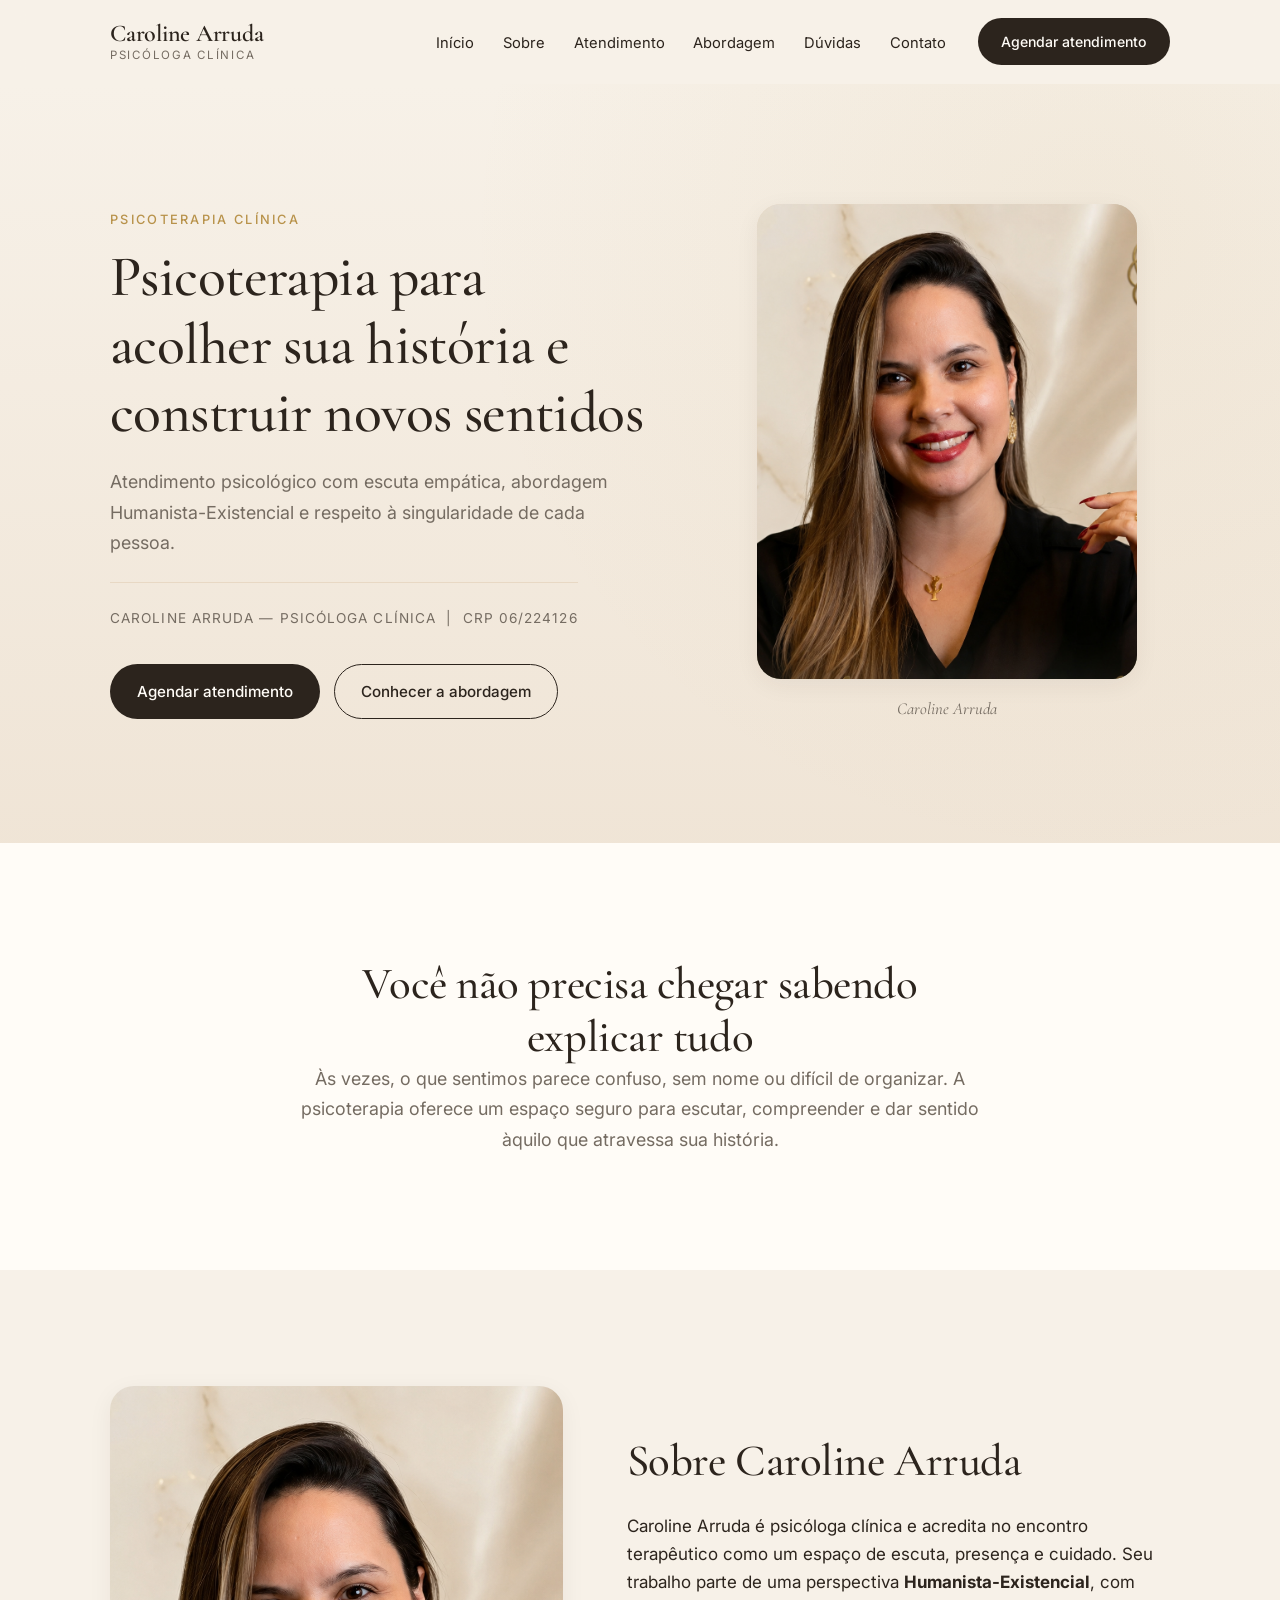
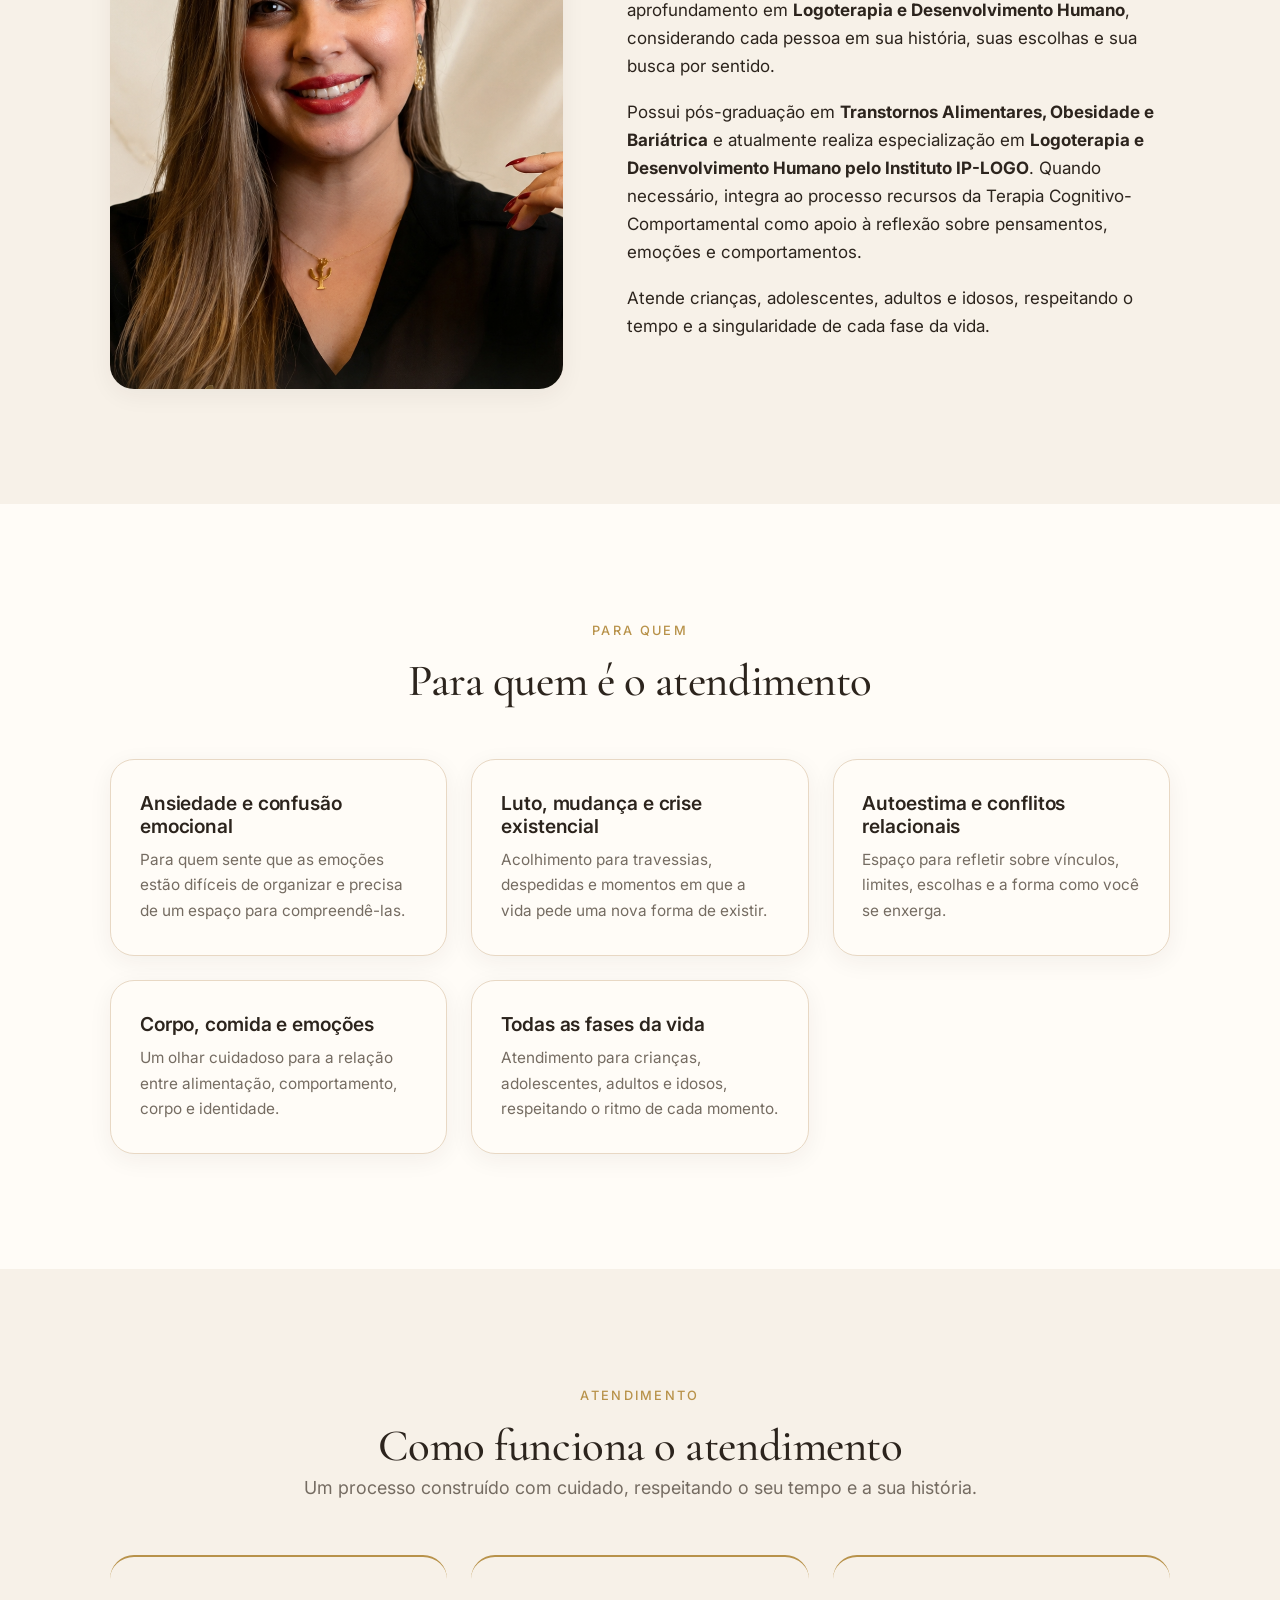
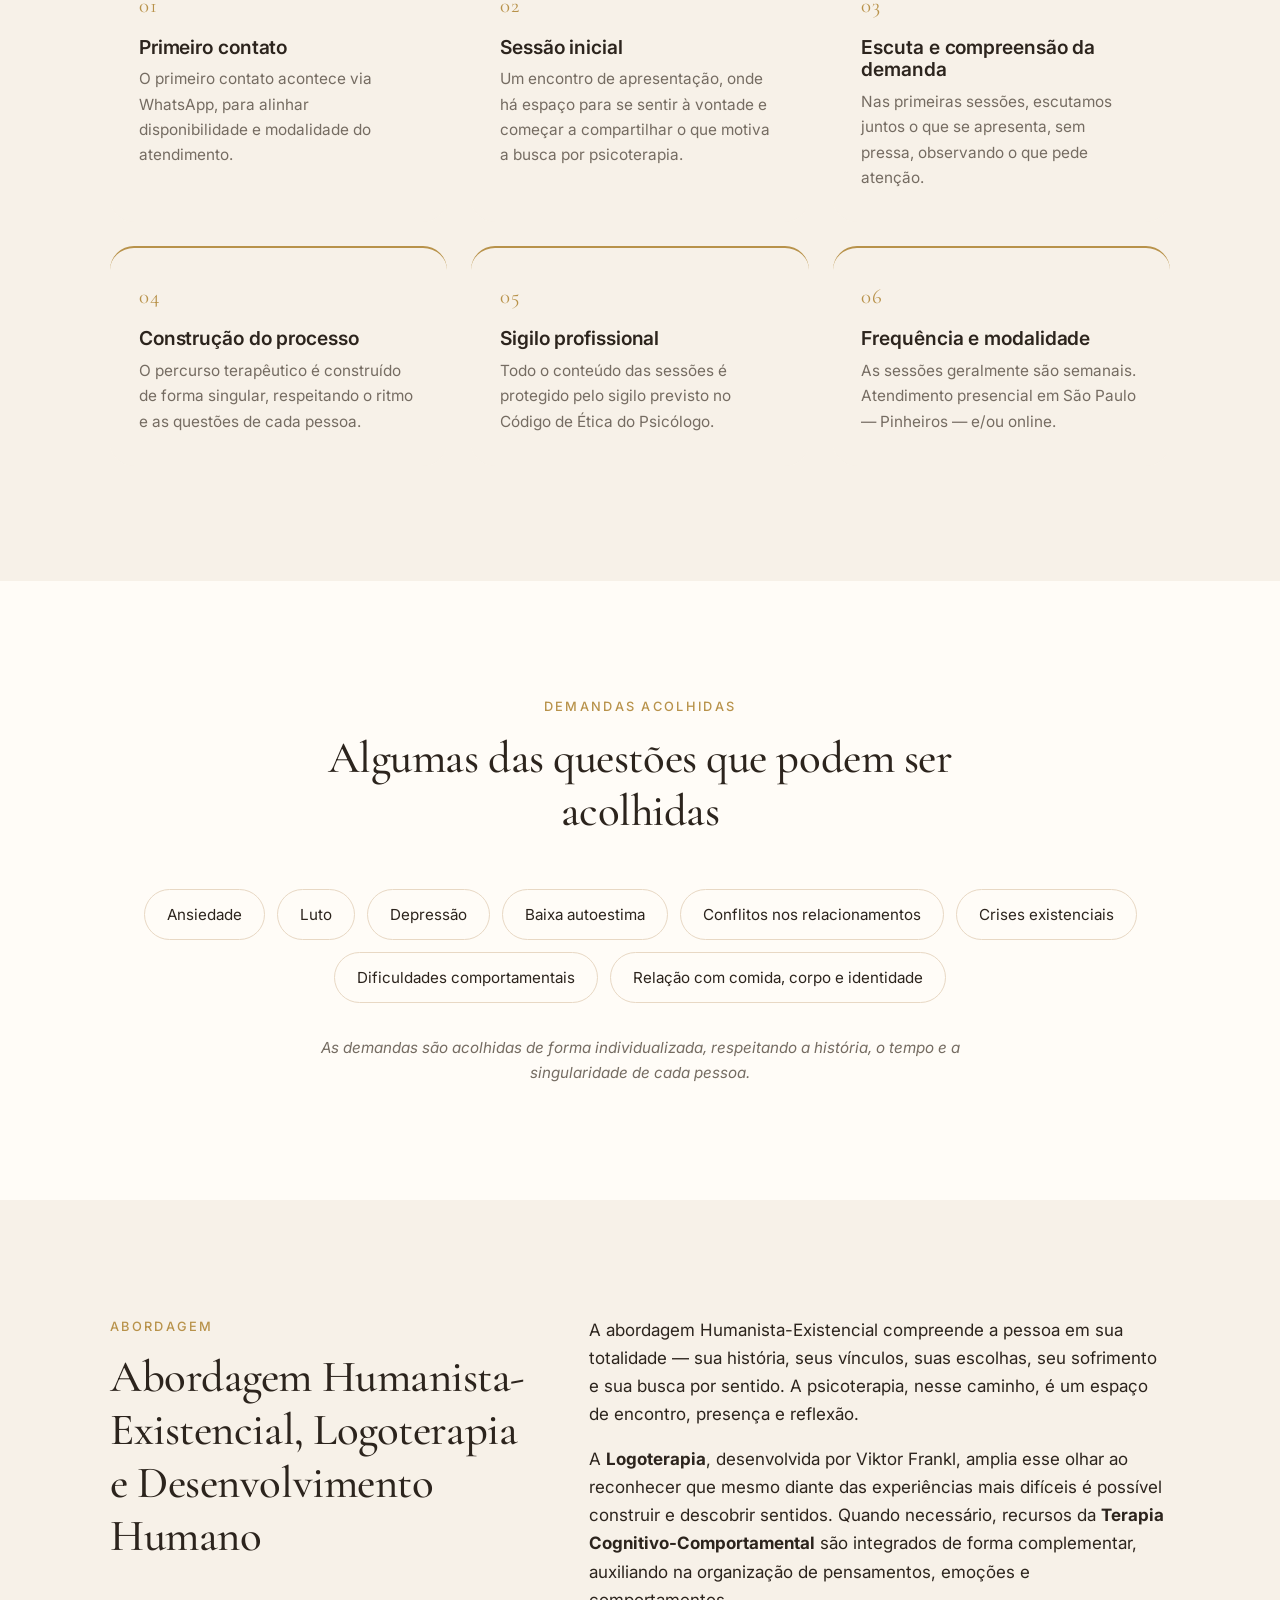
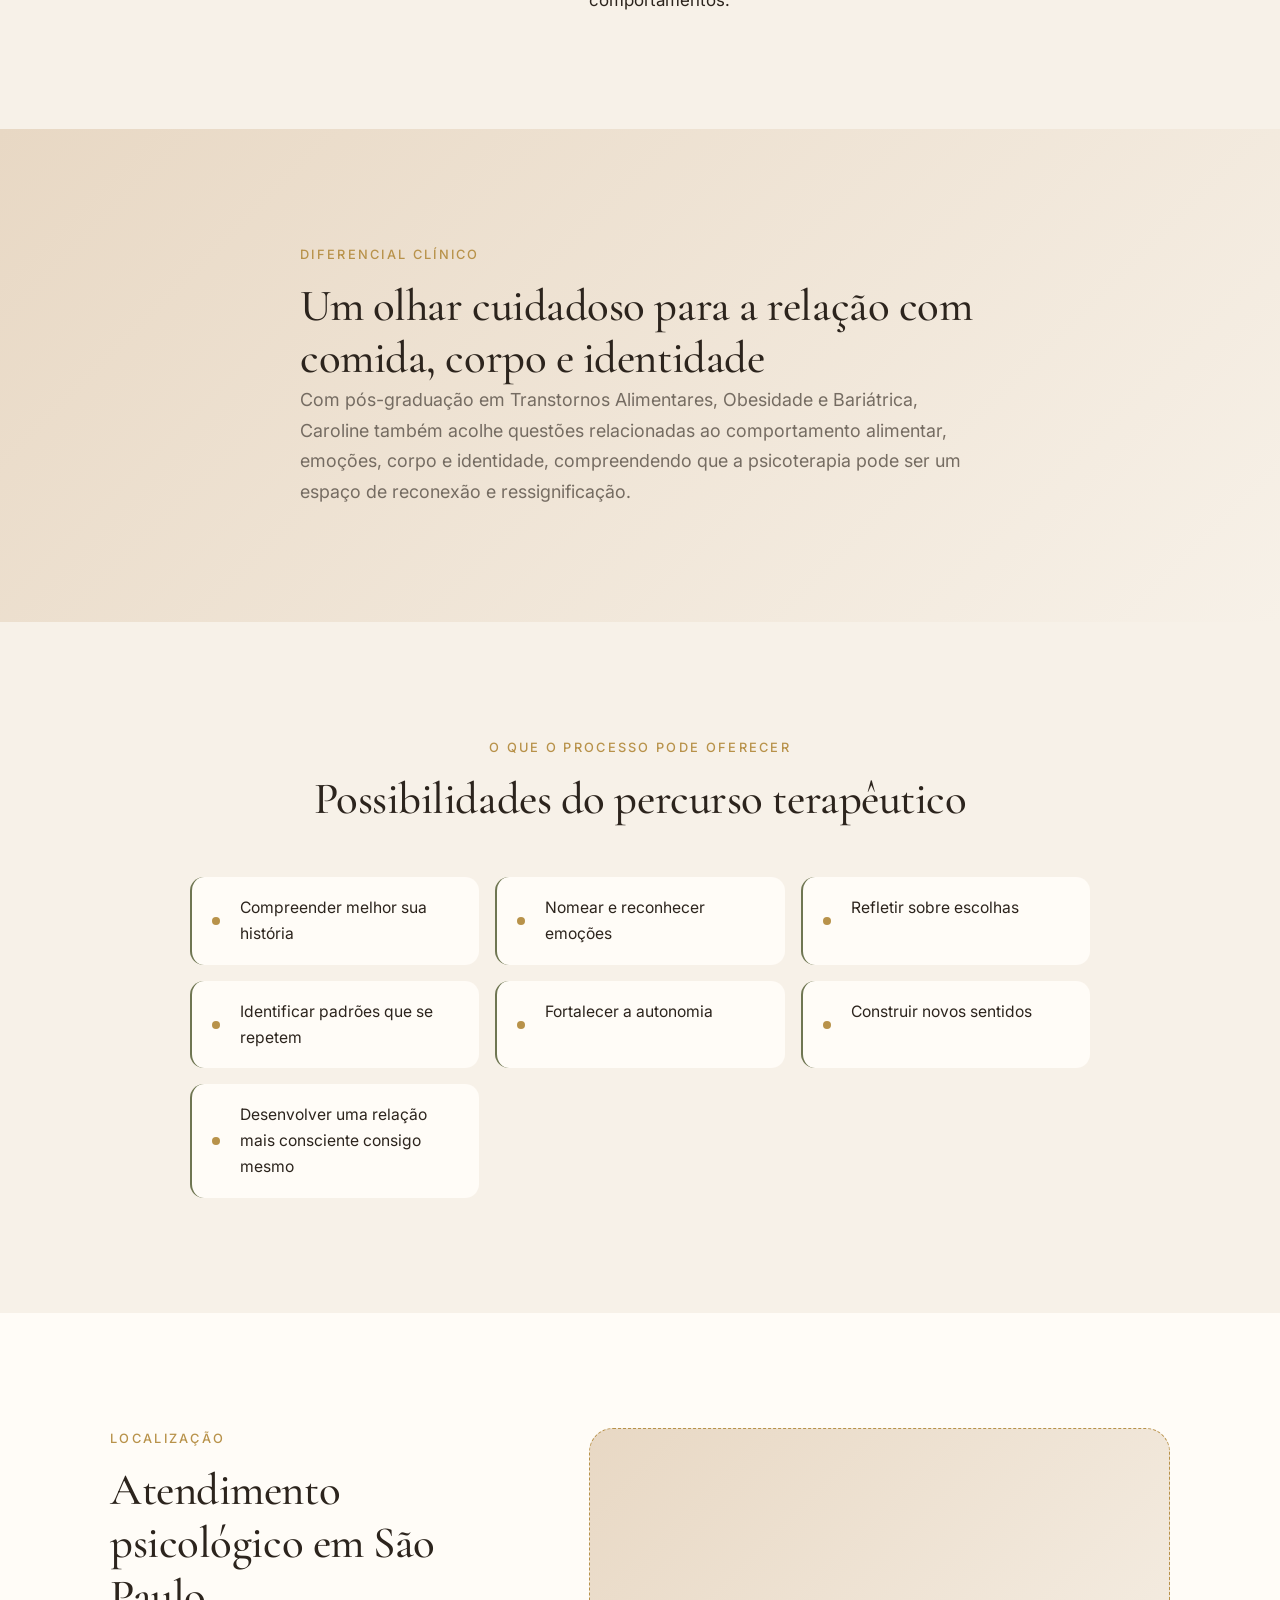
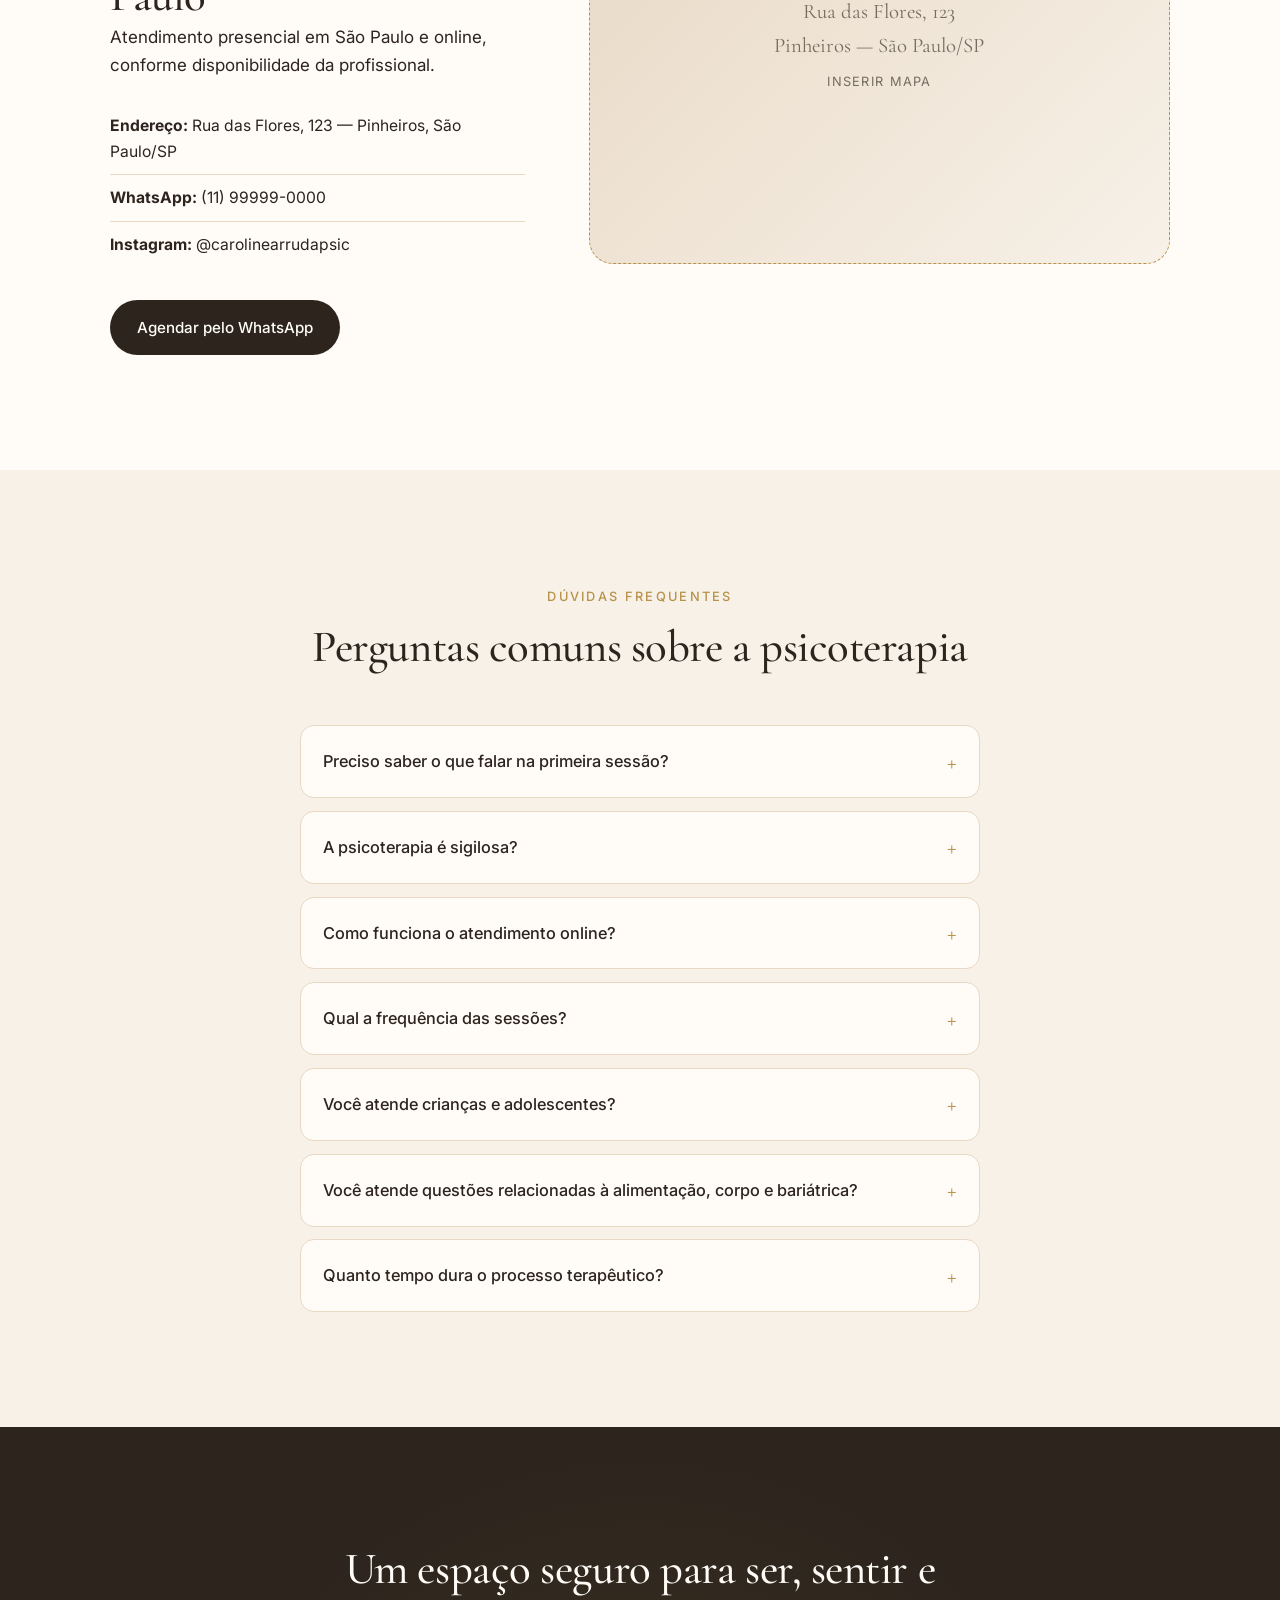
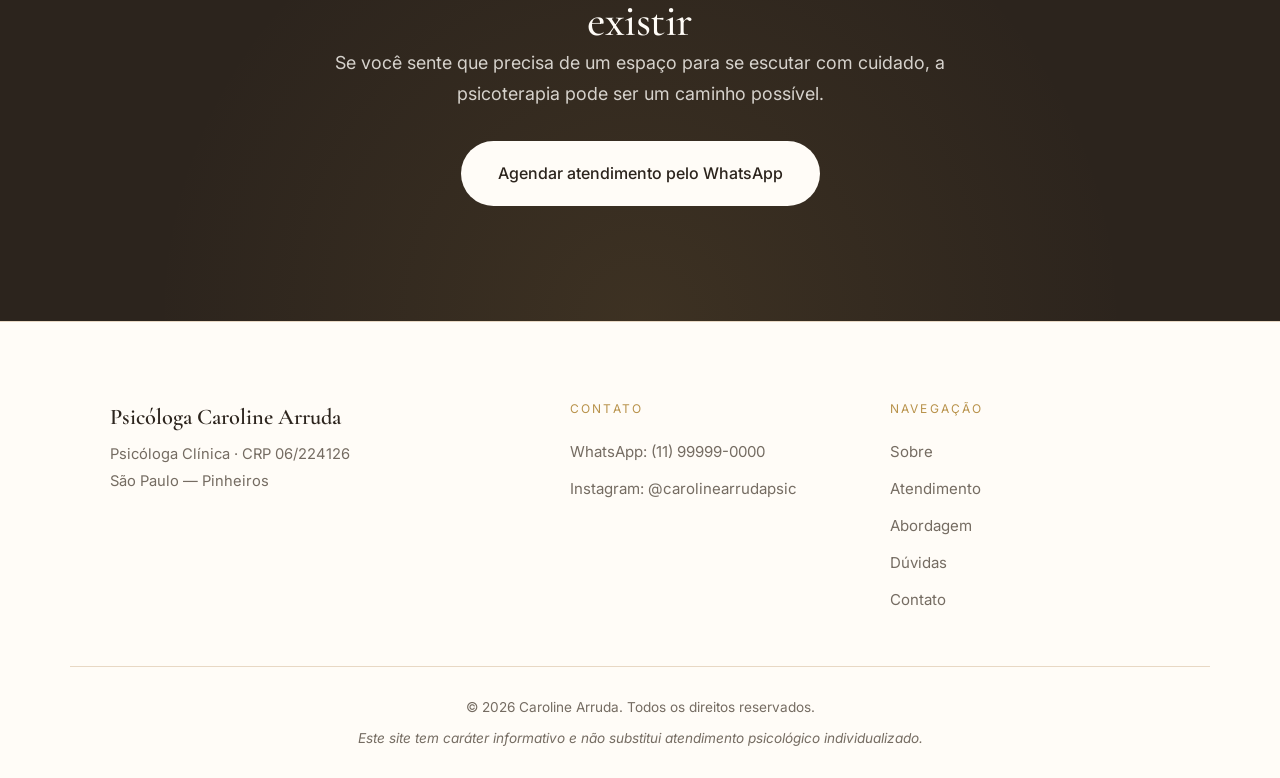
<file: index.html>
<!DOCTYPE html>
<html lang="pt-BR">
<head>
  <meta charset="UTF-8" />
  <meta name="viewport" content="width=device-width, initial-scale=1" />
  <title>Psicóloga Caroline Arruda | Psicoterapia em São Paulo</title>
  <meta name="description" content="Psicóloga Caroline Arruda, CRP 06/224126. Atendimento psicológico com escuta acolhedora, abordagem Humanista-Existencial e Logoterapia em São Paulo." />
  <meta name="author" content="Caroline Arruda" />
  <meta name="theme-color" content="#2C241D" />

  <link rel="canonical" href="https://carolinearruda.com.br/" />
  <link rel="icon" href="/favicon.ico" />

  <!-- Open Graph -->
  <meta property="og:type" content="website" />
  <meta property="og:locale" content="pt_BR" />
  <meta property="og:title" content="Psicóloga Caroline Arruda | Psicoterapia em São Paulo" />
  <meta property="og:description" content="Atendimento psicológico com escuta empática, abordagem Humanista-Existencial e Logoterapia. CRP 06/224126." />
  <meta property="og:url" content="https://carolinearruda.com.br/" />
  <meta property="og:site_name" content="Caroline Arruda — Psicóloga Clínica" />

  <!-- Twitter -->
  <meta name="twitter:card" content="summary_large_image" />
  <meta name="twitter:title" content="Psicóloga Caroline Arruda | Psicoterapia em São Paulo" />
  <meta name="twitter:description" content="Atendimento psicológico com escuta empática e abordagem Humanista-Existencial." />

  <!-- Fonts -->
  <link rel="preconnect" href="https://fonts.googleapis.com" />
  <link rel="preconnect" href="https://fonts.gstatic.com" crossorigin />
  <link href="https://fonts.googleapis.com/css2?family=Cormorant+Garamond:wght@400;500;600;700&family=Inter:wght@300;400;500;600&display=swap" rel="stylesheet" />

  <link rel="stylesheet" href="style.css" />

  <!-- JSON-LD: Person -->
  <script type="application/ld+json">
  {
    "@context": "https://schema.org",
    "@type": "Person",
    "name": "Caroline Arruda",
    "jobTitle": "Psicóloga Clínica",
    "identifier": "CRP 06/224126",
    "url": "https://carolinearruda.com.br/",
    "address": {
      "@type": "PostalAddress",
      "addressLocality": "São Paulo",
      "addressRegion": "SP",
      "streetAddress": "Rua das Flores, 123 — Pinheiros"
    },
    "telephone": "+5511999990000",
    "sameAs": ["https://instagram.com/carolinearrudapsic"]
  }
  </script>

  <!-- JSON-LD: MedicalBusiness -->
  <script type="application/ld+json">
  {
    "@context": "https://schema.org",
    "@type": "MedicalBusiness",
    "name": "Caroline Arruda — Psicóloga Clínica",
    "url": "https://carolinearruda.com.br/",
    "telephone": "+5511999990000",
    "priceRange": "$$",
    "address": {
      "@type": "PostalAddress",
      "addressLocality": "São Paulo",
      "addressRegion": "SP",
      "streetAddress": "Rua das Flores, 123 — Pinheiros"
    },
    "medicalSpecialty": "MentalHealth"
  }
  </script>

  <!-- JSON-LD: WebSite -->
  <script type="application/ld+json">
  {
    "@context": "https://schema.org",
    "@type": "WebSite",
    "name": "Caroline Arruda — Psicóloga Clínica",
    "url": "https://carolinearruda.com.br/",
    "inLanguage": "pt-BR"
  }
  </script>

  <!-- JSON-LD: FAQPage -->
  <script type="application/ld+json">
  {
    "@context": "https://schema.org",
    "@type": "FAQPage",
    "mainEntity": [
      {"@type":"Question","name":"Preciso saber o que falar na primeira sessão?","acceptedAnswer":{"@type":"Answer","text":"Não. A primeira sessão é um espaço de apresentação e escuta. Você pode chegar como está, mesmo sem saber por onde começar."}},
      {"@type":"Question","name":"A psicoterapia é sigilosa?","acceptedAnswer":{"@type":"Answer","text":"Sim. O sigilo é um princípio ético fundamental da profissão e está previsto no Código de Ética do Psicólogo."}},
      {"@type":"Question","name":"Como funciona o atendimento online?","acceptedAnswer":{"@type":"Answer","text":"As sessões online acontecem por videochamada em plataforma segura, em horário previamente agendado, com a mesma seriedade do atendimento presencial."}},
      {"@type":"Question","name":"Qual a frequência das sessões?","acceptedAnswer":{"@type":"Answer","text":"Geralmente semanal, podendo ser ajustada conforme a demanda e o processo de cada pessoa."}},
      {"@type":"Question","name":"Você atende crianças e adolescentes?","acceptedAnswer":{"@type":"Answer","text":"Sim. O atendimento contempla crianças, adolescentes, adultos e idosos, respeitando o tempo e a singularidade de cada fase da vida."}},
      {"@type":"Question","name":"Você atende questões relacionadas à alimentação, corpo e bariátrica?","acceptedAnswer":{"@type":"Answer","text":"Sim. Com pós-graduação em Transtornos Alimentares, Obesidade e Bariátrica, há um olhar específico para a relação entre emoções, comida, corpo e identidade."}},
      {"@type":"Question","name":"Quanto tempo dura o processo terapêutico?","acceptedAnswer":{"@type":"Answer","text":"Não há tempo determinado. Cada processo é único e respeita o ritmo, as questões e a história da pessoa em atendimento."}}
    ]
  }
  </script>
</head>
<body>

<a class="skip-link" href="#conteudo">Pular para o conteúdo</a>

<header class="site-header" id="topo">
  <div class="container header-inner">
    <a href="#inicio" class="brand" aria-label="Caroline Arruda — Psicóloga Clínica">
      <span class="brand-name">Caroline Arruda</span>
      <span class="brand-sub">Psicóloga Clínica</span>
    </a>

    <nav class="nav" id="nav-principal" aria-label="Principal" aria-hidden="true" inert>
      <button class="nav-close" type="button" aria-label="Fechar menu">
        <span aria-hidden="true">&times;</span>
      </button>
      <ul>
        <li><a href="#inicio">Início</a></li>
        <li><a href="#sobre">Sobre</a></li>
        <li><a href="#atendimento">Atendimento</a></li>
        <li><a href="#abordagem">Abordagem</a></li>
        <li><a href="#duvidas">Dúvidas</a></li>
        <li><a href="#contato">Contato</a></li>
      </ul>
      <a href="https://wa.me/5511999990000?text=Ol%C3%A1%2C%20gostaria%20de%20agendar%20um%20atendimento" class="btn btn-primary nav-cta" target="_blank" rel="noopener">Agendar atendimento</a>
    </nav>

    <button class="menu-toggle" type="button" aria-expanded="false" aria-controls="nav-principal" aria-label="Abrir menu">
      <span></span><span></span><span></span>
    </button>
  </div>
</header>

<main id="conteudo">

  <!-- HERO -->
  <section class="hero" id="inicio">
    <div class="container hero-grid">
      <div class="hero-content">
        <p class="eyebrow">Psicoterapia clínica</p>
        <h1>Psicoterapia para acolher sua história e construir novos sentidos</h1>
        <p class="lead">Atendimento psicológico com escuta empática, abordagem Humanista-Existencial e respeito à singularidade de cada pessoa.</p>
        <p class="hero-meta">Caroline Arruda — Psicóloga Clínica &nbsp;|&nbsp; CRP 06/224126</p>
        <div class="cta-row">
          <a href="https://wa.me/5511999990000?text=Ol%C3%A1%2C%20gostaria%20de%20agendar%20um%20atendimento" class="btn btn-primary" target="_blank" rel="noopener">Agendar atendimento</a>
          <a href="#abordagem" class="btn btn-ghost">Conhecer a abordagem</a>
        </div>
      </div>
      <figure class="hero-figure">
        <div class="portrait">
          <img src="assets/img/caroline.png" alt="Psicóloga Caroline Arruda" class="portrait-img" />
        </div>
        <figcaption>Caroline Arruda</figcaption>
      </figure>
    </div>
  </section>

  <!-- ACOLHIMENTO -->
  <section class="section section-soft">
    <div class="container narrow center">
      <h2 class="display">Você não precisa chegar sabendo explicar tudo</h2>
      <p class="lead">Às vezes, o que sentimos parece confuso, sem nome ou difícil de organizar. A psicoterapia oferece um espaço seguro para escutar, compreender e dar sentido àquilo que atravessa sua história.</p>
    </div>
  </section>

  <!-- SOBRE -->
  <section class="section" id="sobre">
    <div class="container sobre-grid">
      <div class="sobre-foto">
        <img src="assets/img/caroline.png" alt="Psicóloga Caroline Arruda" class="sobre-img" />
      </div>
      <div class="sobre-texto">
        <h2 class="display">Sobre Caroline Arruda</h2>
        <div class="prose">
          <p>Caroline Arruda é psicóloga clínica e acredita no encontro terapêutico como um espaço de escuta, presença e cuidado. Seu trabalho parte de uma perspectiva <strong>Humanista-Existencial</strong>, com aprofundamento em <strong>Logoterapia e Desenvolvimento Humano</strong>, considerando cada pessoa em sua história, suas escolhas e sua busca por sentido.</p>
          <p>Possui pós-graduação em <strong>Transtornos Alimentares, Obesidade e Bariátrica</strong> e atualmente realiza especialização em <strong>Logoterapia e Desenvolvimento Humano pelo Instituto IP-LOGO</strong>. Quando necessário, integra ao processo recursos da Terapia Cognitivo-Comportamental como apoio à reflexão sobre pensamentos, emoções e comportamentos.</p>
          <p>Atende crianças, adolescentes, adultos e idosos, respeitando o tempo e a singularidade de cada fase da vida.</p>
        </div>
      </div>
    </div>
  </section>

  <!-- PARA QUEM -->
  <section class="section section-soft">
    <div class="container">
      <div class="section-head">
        <p class="eyebrow">Para quem</p>
        <h2 class="display">Para quem é o atendimento</h2>
      </div>
      <div class="cards">
        <article class="card"><h3>Ansiedade e confusão emocional</h3><p>Para quem sente que as emoções estão difíceis de organizar e precisa de um espaço para compreendê-las.</p></article>
        <article class="card"><h3>Luto, mudança e crise existencial</h3><p>Acolhimento para travessias, despedidas e momentos em que a vida pede uma nova forma de existir.</p></article>
        <article class="card"><h3>Autoestima e conflitos relacionais</h3><p>Espaço para refletir sobre vínculos, limites, escolhas e a forma como você se enxerga.</p></article>
        <article class="card"><h3>Corpo, comida e emoções</h3><p>Um olhar cuidadoso para a relação entre alimentação, comportamento, corpo e identidade.</p></article>
        <article class="card"><h3>Todas as fases da vida</h3><p>Atendimento para crianças, adolescentes, adultos e idosos, respeitando o ritmo de cada momento.</p></article>
      </div>
    </div>
  </section>

  <!-- COMO FUNCIONA -->
  <section class="section" id="atendimento">
    <div class="container">
      <div class="section-head">
        <p class="eyebrow">Atendimento</p>
        <h2 class="display">Como funciona o atendimento</h2>
        <p class="lead">Um processo construído com cuidado, respeitando o seu tempo e a sua história.</p>
      </div>
      <ol class="steps">
        <li><span class="step-n">01</span><h3>Primeiro contato</h3><p>O primeiro contato acontece via WhatsApp, para alinhar disponibilidade e modalidade do atendimento.</p></li>
        <li><span class="step-n">02</span><h3>Sessão inicial</h3><p>Um encontro de apresentação, onde há espaço para se sentir à vontade e começar a compartilhar o que motiva a busca por psicoterapia.</p></li>
        <li><span class="step-n">03</span><h3>Escuta e compreensão da demanda</h3><p>Nas primeiras sessões, escutamos juntos o que se apresenta, sem pressa, observando o que pede atenção.</p></li>
        <li><span class="step-n">04</span><h3>Construção do processo</h3><p>O percurso terapêutico é construído de forma singular, respeitando o ritmo e as questões de cada pessoa.</p></li>
        <li><span class="step-n">05</span><h3>Sigilo profissional</h3><p>Todo o conteúdo das sessões é protegido pelo sigilo previsto no Código de Ética do Psicólogo.</p></li>
        <li><span class="step-n">06</span><h3>Frequência e modalidade</h3><p>As sessões geralmente são semanais. Atendimento presencial em São Paulo — Pinheiros — e/ou online.</p></li>
      </ol>
    </div>
  </section>

  <!-- DEMANDAS -->
  <section class="section section-soft">
    <div class="container">
      <div class="section-head">
        <p class="eyebrow">Demandas acolhidas</p>
        <h2 class="display">Algumas das questões que podem ser acolhidas</h2>
      </div>
      <ul class="chips">
        <li>Ansiedade</li>
        <li>Luto</li>
        <li>Depressão</li>
        <li>Baixa autoestima</li>
        <li>Conflitos nos relacionamentos</li>
        <li>Crises existenciais</li>
        <li>Dificuldades comportamentais</li>
        <li>Relação com comida, corpo e identidade</li>
      </ul>
      <p class="note">As demandas são acolhidas de forma individualizada, respeitando a história, o tempo e a singularidade de cada pessoa.</p>
    </div>
  </section>

  <!-- ABORDAGEM -->
  <section class="section" id="abordagem">
    <div class="container two-col">
      <div>
        <p class="eyebrow">Abordagem</p>
        <h2 class="display">Abordagem Humanista-Existencial, Logoterapia e Desenvolvimento Humano</h2>
      </div>
      <div class="prose">
        <p>A abordagem Humanista-Existencial compreende a pessoa em sua totalidade — sua história, seus vínculos, suas escolhas, seu sofrimento e sua busca por sentido. A psicoterapia, nesse caminho, é um espaço de encontro, presença e reflexão.</p>
        <p>A <strong>Logoterapia</strong>, desenvolvida por Viktor Frankl, amplia esse olhar ao reconhecer que mesmo diante das experiências mais difíceis é possível construir e descobrir sentidos. Quando necessário, recursos da <strong>Terapia Cognitivo-Comportamental</strong> são integrados de forma complementar, auxiliando na organização de pensamentos, emoções e comportamentos.</p>
      </div>
    </div>
  </section>

  <!-- ALIMENTAÇÃO / CORPO -->
  <section class="section section-accent">
    <div class="container narrow">
      <p class="eyebrow">Diferencial clínico</p>
      <h2 class="display">Um olhar cuidadoso para a relação com comida, corpo e identidade</h2>
      <p class="lead">Com pós-graduação em Transtornos Alimentares, Obesidade e Bariátrica, Caroline também acolhe questões relacionadas ao comportamento alimentar, emoções, corpo e identidade, compreendendo que a psicoterapia pode ser um espaço de reconexão e ressignificação.</p>
    </div>
  </section>

  <!-- BENEFÍCIOS -->
  <section class="section">
    <div class="container">
      <div class="section-head">
        <p class="eyebrow">O que o processo pode oferecer</p>
        <h2 class="display">Possibilidades do percurso terapêutico</h2>
      </div>
      <ul class="benefits">
        <li>Compreender melhor sua história</li>
        <li>Nomear e reconhecer emoções</li>
        <li>Refletir sobre escolhas</li>
        <li>Identificar padrões que se repetem</li>
        <li>Fortalecer a autonomia</li>
        <li>Construir novos sentidos</li>
        <li>Desenvolver uma relação mais consciente consigo mesmo</li>
      </ul>
    </div>
  </section>

  <!-- LOCALIZAÇÃO -->
  <section class="section section-soft" id="contato">
    <div class="container two-col">
      <div>
        <p class="eyebrow">Localização</p>
        <h2 class="display">Atendimento psicológico em São Paulo</h2>
        <p>Atendimento presencial em São Paulo e online, conforme disponibilidade da profissional.</p>
        <ul class="contact-list">
          <li><strong>Endereço:</strong> Rua das Flores, 123 — Pinheiros, São Paulo/SP</li>
          <li><strong>WhatsApp:</strong> <a href="https://wa.me/5511999990000" target="_blank" rel="noopener">(11) 99999-0000</a></li>
          <li><strong>Instagram:</strong> <a href="https://instagram.com/carolinearrudapsic" target="_blank" rel="noopener">@carolinearrudapsic</a></li>
        </ul>
        <a href="https://wa.me/5511999990000?text=Ol%C3%A1%2C%20gostaria%20de%20agendar%20um%20atendimento" class="btn btn-primary" target="_blank" rel="noopener">Agendar pelo WhatsApp</a>
      </div>
      <div class="map-placeholder" aria-hidden="true">
        <span>Rua das Flores, 123<br />Pinheiros — São Paulo/SP<br /><small>Inserir mapa</small></span>
      </div>
    </div>
  </section>

  <!-- FAQ -->
  <section class="section" id="duvidas">
    <div class="container narrow">
      <div class="section-head">
        <p class="eyebrow">Dúvidas frequentes</p>
        <h2 class="display">Perguntas comuns sobre a psicoterapia</h2>
      </div>
      <div class="faq">
        <details><summary>Preciso saber o que falar na primeira sessão?</summary><p>Não. A primeira sessão é um espaço de apresentação e escuta. Você pode chegar como está, mesmo sem saber por onde começar — o processo se constrói no encontro.</p></details>
        <details><summary>A psicoterapia é sigilosa?</summary><p>Sim. O sigilo é um princípio ético fundamental da profissão e está previsto no Código de Ética do Psicólogo.</p></details>
        <details><summary>Como funciona o atendimento online?</summary><p>As sessões online acontecem por videochamada em plataforma segura, em horário previamente agendado, com a mesma seriedade do atendimento presencial.</p></details>
        <details><summary>Qual a frequência das sessões?</summary><p>Geralmente semanal, podendo ser ajustada conforme a demanda e o processo de cada pessoa.</p></details>
        <details><summary>Você atende crianças e adolescentes?</summary><p>Sim. O atendimento contempla crianças, adolescentes, adultos e idosos, respeitando o tempo e a singularidade de cada fase da vida.</p></details>
        <details><summary>Você atende questões relacionadas à alimentação, corpo e bariátrica?</summary><p>Sim. Com pós-graduação em Transtornos Alimentares, Obesidade e Bariátrica, há um olhar específico para a relação entre emoções, comida, corpo e identidade.</p></details>
        <details><summary>Quanto tempo dura o processo terapêutico?</summary><p>Não há tempo determinado. Cada processo é único e respeita o ritmo, as questões e a história da pessoa em atendimento.</p></details>
      </div>
    </div>
  </section>

  <!-- CTA FINAL -->
  <section class="section cta-final">
    <div class="container narrow center">
      <h2 class="display">Um espaço seguro para ser, sentir e existir</h2>
      <p class="lead">Se você sente que precisa de um espaço para se escutar com cuidado, a psicoterapia pode ser um caminho possível.</p>
      <a href="https://wa.me/5511999990000?text=Ol%C3%A1%2C%20gostaria%20de%20agendar%20um%20atendimento" class="btn btn-primary btn-lg" target="_blank" rel="noopener">Agendar atendimento pelo WhatsApp</a>
    </div>
  </section>

</main>

<footer class="site-footer">
  <div class="container footer-grid">
    <div>
      <p class="footer-name">Psicóloga Caroline Arruda</p>
      <p class="footer-meta">Psicóloga Clínica · CRP 06/224126</p>
      <p class="footer-meta">São Paulo — Pinheiros</p>
    </div>
    <div>
      <p class="footer-label">Contato</p>
      <ul>
        <li>WhatsApp: <a href="https://wa.me/5511999990000" target="_blank" rel="noopener">(11) 99999-0000</a></li>
        <li>Instagram: <a href="https://instagram.com/carolinearrudapsic" target="_blank" rel="noopener">@carolinearrudapsic</a></li>
      </ul>
    </div>
    <nav aria-label="Rodapé">
      <p class="footer-label">Navegação</p>
      <ul>
        <li><a href="#sobre">Sobre</a></li>
        <li><a href="#atendimento">Atendimento</a></li>
        <li><a href="#abordagem">Abordagem</a></li>
        <li><a href="#duvidas">Dúvidas</a></li>
        <li><a href="#contato">Contato</a></li>
      </ul>
    </nav>
  </div>
  <div class="container footer-base">
    <p>&copy; <span id="year"></span> Caroline Arruda. Todos os direitos reservados.</p>
    <p class="ethics">Este site tem caráter informativo e não substitui atendimento psicológico individualizado.</p>
  </div>
</footer>

<script src="script.js" defer></script>
</body>
</html>
</file>
<file: style.css>
/* ============================================
   Caroline Arruda — Psicóloga Clínica
   Design system: acolhedor, elegante, humanista
   ============================================ */

:root {
  /* Cores */
  --off-white: #F7F1E8;
  --bege: #E8D8C4;
  --dourado: #B8924A;
  --marrom: #2C241D;
  --oliva: #6F7652;
  --branco: #FFFCF7;
  --cinza: #756C62;

  /* Tipografia */
  --font-display: 'Cormorant Garamond', Georgia, 'Times New Roman', serif;
  --font-body: 'Inter', system-ui, -apple-system, Segoe UI, Roboto, sans-serif;

  /* Layout */
  --radius: 14px;
  --radius-lg: 24px;
  --radius-pill: 999px;
  --shadow-soft: 0 6px 24px rgba(44, 36, 29, .06);
  --shadow-hover: 0 12px 36px rgba(44, 36, 29, .10);
  --container: 1140px;
  --section-y: clamp(64px, 9vw, 128px);
  --gutter: clamp(20px, 4vw, 40px);

  --transition: .25s cubic-bezier(.4, 0, .2, 1);
  --toggle-bar-offset: 6.5px;
}

/* Reset */
*, *::before, *::after { box-sizing: border-box; }
* { margin: 0; }
html { scroll-behavior: smooth; }
body {
  font-family: var(--font-body);
  font-size: 17px;
  line-height: 1.65;
  color: var(--marrom);
  background: var(--off-white);
  -webkit-font-smoothing: antialiased;
  text-rendering: optimizeLegibility;
}
img, svg { display: block; max-width: 100%; }
a { color: inherit; text-decoration: none; }
ul, ol { list-style: none; padding: 0; }
button { font: inherit; cursor: pointer; border: 0; background: none; color: inherit; }

/* Acessibilidade */
.skip-link {
  position: absolute;
  top: -100px; left: 16px;
  background: var(--marrom); color: var(--branco);
  padding: 12px 18px; border-radius: var(--radius);
  z-index: 1000; transition: top .2s;
}
.skip-link:focus { top: 16px; }

:focus-visible {
  outline: 2px solid var(--dourado);
  outline-offset: 3px;
  border-radius: 4px;
}

/* Tipografia */
h1, h2, h3, .display {
  font-family: var(--font-display);
  font-weight: 500;
  line-height: 1.18;
  letter-spacing: -.01em;
  color: var(--marrom);
}
h1 { font-size: clamp(2.2rem, 5vw, 3.6rem); font-weight: 500; }
h2.display, .display { font-size: clamp(1.8rem, 3.8vw, 2.8rem); }
h3 { font-size: 1.2rem; font-weight: 600; font-family: var(--font-body); letter-spacing: -.005em; }

p { color: var(--marrom); }
.lead { font-size: clamp(1.05rem, 1.4vw, 1.18rem); color: var(--cinza); line-height: 1.7; }
.eyebrow {
  font-size: .8rem; font-weight: 500;
  letter-spacing: .18em; text-transform: uppercase;
  color: var(--dourado); margin-bottom: .9rem;
}

/* Layout */
.container {
  width: 100%;
  max-width: var(--container);
  margin: 0 auto;
  padding-inline: var(--gutter);
}
.narrow { max-width: 760px; margin-inline: auto; }
.center { text-align: center; }

.section { padding-block: var(--section-y); }
.section-soft { background: var(--branco); }
.section-accent {
  background: linear-gradient(135deg, var(--bege), var(--off-white));
}

.section-head {
  text-align: center;
  max-width: 720px;
  margin: 0 auto clamp(2rem, 4vw, 3.5rem);
}
.section-head .eyebrow { display: block; }

.two-col {
  display: grid;
  grid-template-columns: 1fr;
  gap: clamp(2rem, 5vw, 4rem);
  align-items: start;
}
@media (min-width: 900px) {
  .two-col { grid-template-columns: 1fr 1.4fr; }
}
.prose p + p { margin-top: 1.1rem; }

/* Botões */
.btn {
  display: inline-flex; align-items: center; justify-content: center;
  gap: .5rem;
  padding: 14px 26px;
  min-height: 48px;
  font-size: .95rem; font-weight: 500;
  border-radius: var(--radius-pill);
  transition: all var(--transition);
  border: 1px solid transparent;
  white-space: nowrap;
}
.btn-primary {
  background: var(--marrom);
  color: var(--branco);
}
.btn-primary:hover { background: var(--oliva); transform: translateY(-1px); box-shadow: var(--shadow-hover); }
.btn-ghost {
  background: transparent;
  color: var(--marrom);
  border-color: var(--marrom);
}
.btn-ghost:hover { background: var(--marrom); color: var(--branco); }
.btn-lg { padding: 18px 36px; font-size: 1rem; }

.cta-row { display: flex; flex-wrap: wrap; gap: 14px; margin-top: 2rem; }
@media (max-width: 900px) {
  .cta-row { flex-direction: column; }
  .cta-row .btn { width: 100%; justify-content: center; }
}

/* ============================================
   Header
   ============================================ */
.site-header {
  position: sticky; top: 0; z-index: 100;
  border-bottom: 1px solid transparent;
  transition: border-bottom-color var(--transition), box-shadow var(--transition);
}
/* backdrop-filter em ::before evita que crie novo containing block
   para position:fixed filhos (bug Chrome/Safari) */
.site-header::before {
  content: '';
  position: absolute; inset: 0; z-index: -1;
  background: rgba(247, 241, 232, .85);
  backdrop-filter: blur(12px);
  -webkit-backdrop-filter: blur(12px);
  transition: background var(--transition);
}
.site-header.is-scrolled {
  border-bottom-color: var(--bege);
  box-shadow: 0 2px 16px rgba(44, 36, 29, .04);
}
.site-header.is-scrolled::before {
  background: rgba(255, 252, 247, .96);
}
.header-inner {
  display: flex; align-items: center; justify-content: space-between;
  gap: 1.5rem;
  padding-block: 18px;
  position: relative; z-index: 100;
}
.brand { display: flex; flex-direction: column; line-height: 1.1; }
.brand-name {
  font-family: var(--font-display);
  font-size: 1.5rem; font-weight: 600;
  color: var(--marrom);
  letter-spacing: -.01em;
}
.brand-sub {
  font-size: .72rem; letter-spacing: .15em;
  text-transform: uppercase; color: var(--cinza);
  margin-top: 2px;
}

.nav { display: flex; align-items: center; gap: 2rem; }
.nav > ul { display: flex; gap: 1.8rem; }
.nav a:not(.btn) {
  font-size: .92rem; color: var(--marrom);
  position: relative; padding: 6px 0;
  transition: color var(--transition);
}
.nav a:not(.btn)::after {
  content: ''; position: absolute; left: 0; right: 0; bottom: 0;
  height: 1px; background: var(--dourado);
  transform: scaleX(0); transform-origin: left;
  transition: transform var(--transition);
}
.nav a:not(.btn):hover::after { transform: scaleX(1); }
.nav-cta { padding: 11px 22px; min-height: 42px; font-size: .88rem; }

.menu-toggle {
  display: none;
  width: 44px; height: 44px;
  flex-direction: column; align-items: center; justify-content: center;
  gap: 5px;
}
.menu-toggle span {
  display: block; width: 24px; height: 1.5px;
  background: var(--marrom);
  transition: transform var(--transition), opacity var(--transition);
}
.menu-toggle[aria-expanded="true"] span:nth-child(1) { transform: translateY(var(--toggle-bar-offset)) rotate(45deg); }
.menu-toggle[aria-expanded="true"] span:nth-child(2) { opacity: 0; }
.menu-toggle[aria-expanded="true"] span:nth-child(3) { transform: translateY(calc(-1 * var(--toggle-bar-offset))) rotate(-45deg); }

/* Close button — oculto em desktop */
.nav-close {
  display: none;
}

@media (max-width: 900px) {
  .menu-toggle { display: flex; }

  .nav {
    position: fixed; inset: 0; z-index: 200;
    background: var(--branco);
    flex-direction: column; align-items: stretch;
    padding: 1.5rem var(--gutter) 2rem;
    gap: 1.5rem;
    transform: translateX(100%);
    transition: transform .35s cubic-bezier(.4, 0, .2, 1);
    overflow-y: auto;
    visibility: hidden;
  }
  .nav.is-open {
    transform: translateX(0);
    visibility: visible;
  }
  .nav > ul { flex-direction: column; gap: 0; }
  .nav > ul li { border-bottom: 1px solid var(--bege); }
  .nav > ul a { display: block; padding: 16px 0; font-size: 1.05rem; }
  .nav > ul a::after { display: none; }

  .nav-close {
    display: flex; align-items: center; justify-content: flex-end;
    width: 100%;
    padding: 0 0 1rem;
    border-bottom: 1px solid var(--bege);
    margin-bottom: .5rem;
  }
  .nav-close span {
    display: flex; align-items: center; justify-content: center;
    width: 44px; height: 44px;
    font-size: 1.8rem; line-height: 1;
    color: var(--marrom);
    border: 1px solid var(--bege);
    border-radius: var(--radius-pill);
    transition: background var(--transition), border-color var(--transition);
  }
  .nav-close:hover span {
    background: var(--off-white);
    border-color: var(--dourado);
  }

  .nav-cta {
    width: 100%;
    justify-content: center;
    margin-top: .5rem;
    color: #fff;
  }
}

/* ============================================
   Hero
   ============================================ */
.hero {
  padding-block: clamp(60px, 10vw, 120px);
  background:
    radial-gradient(circle at 85% 20%, rgba(184, 146, 74, .08), transparent 50%),
    linear-gradient(180deg, var(--off-white), var(--bege) 200%);
  position: relative;
  overflow: hidden;
}
.hero-grid {
  display: grid;
  grid-template-columns: 1fr;
  gap: clamp(2.5rem, 6vw, 5rem);
  align-items: center;
}
@media (min-width: 900px) {
  .hero-grid { grid-template-columns: 1.2fr 1fr; }
}
.hero-content h1 { margin-block: .8rem 1.2rem; }
.hero-meta {
  margin-top: 1.5rem;
  font-size: .85rem; letter-spacing: .08em;
  color: var(--cinza); text-transform: uppercase;
  padding-top: 1.5rem; border-top: 1px solid var(--bege);
  display: inline-block;
}

.hero-figure {
  display: flex; flex-direction: column; align-items: center; gap: 1rem;
}
.portrait {
  width: min(380px, 100%);
  aspect-ratio: 4 / 5;
  border-radius: var(--radius-lg);
  background: linear-gradient(160deg, var(--bege), var(--oliva));
  display: flex; align-items: center; justify-content: center;
  box-shadow: var(--shadow-soft);
  position: relative;
  overflow: hidden;
}
.portrait::before {
  content: ''; position: absolute; inset: -2px;
  border: 1px solid var(--dourado);
  border-radius: inherit;
  opacity: .35;
}
.portrait-initials {
  font-family: var(--font-display);
  font-size: 4rem;
  color: var(--branco);
  letter-spacing: .05em;
}
.portrait-img {
  width: 100%; height: 100%;
  object-fit: cover;
  object-position: top center;
}
.hero-figure figcaption {
  font-family: var(--font-display);
  font-style: italic;
  color: var(--cinza);
  font-size: 1.05rem;
}

/* ============================================
   Cards
   ============================================ */
.cards {
  display: grid;
  grid-template-columns: repeat(auto-fit, minmax(260px, 1fr));
  gap: 1.5rem;
}
.card {
  background: var(--branco);
  border: 1px solid var(--bege);
  border-radius: var(--radius-lg);
  padding: 2rem 1.8rem;
  box-shadow: var(--shadow-soft);
  transition: transform var(--transition), box-shadow var(--transition);
}
.card:hover { transform: translateY(-3px); box-shadow: var(--shadow-hover); }
.card h3 { margin-bottom: .6rem; color: var(--marrom); }
.card p { color: var(--cinza); font-size: .96rem; }

/* Sobre */
.sobre-grid {
  display: grid;
  grid-template-columns: 1fr;
  gap: clamp(2rem, 5vw, 4rem);
  align-items: center;
}
@media (min-width: 900px) {
  .sobre-grid { grid-template-columns: 1fr 1.2fr; }
}
.sobre-foto { width: 100%; }
.sobre-img {
  width: 100%;
  aspect-ratio: 3 / 4;
  object-fit: cover;
  object-position: top center;
  border-radius: var(--radius-lg);
  box-shadow: var(--shadow-soft);
}
.sobre-texto h2 { margin-bottom: 1.5rem; }

/* Steps */
.steps {
  display: grid;
  grid-template-columns: repeat(auto-fit, minmax(280px, 1fr));
  gap: 1.5rem;
  counter-reset: step;
}
.steps li {
  background: var(--off-white);
  border-radius: var(--radius-lg);
  padding: 2rem 1.8rem;
  border-top: 2px solid var(--dourado);
  position: relative;
}
.step-n {
  display: inline-block;
  font-family: var(--font-display);
  font-size: 1.3rem;
  color: var(--dourado);
  margin-bottom: .8rem;
  letter-spacing: .05em;
}
.steps h3 { margin-bottom: .5rem; }
.steps p { color: var(--cinza); font-size: .96rem; }

/* Chips */
.chips {
  display: flex; flex-wrap: wrap; gap: .75rem;
  justify-content: center;
  margin-bottom: 2rem;
}
.chips li {
  background: var(--branco);
  border: 1px solid var(--bege);
  padding: 12px 22px;
  border-radius: var(--radius-pill);
  font-size: .95rem;
  color: var(--marrom);
  transition: all var(--transition);
}
.chips li:hover { border-color: var(--dourado); background: var(--off-white); }
.note {
  text-align: center;
  font-style: italic;
  color: var(--cinza);
  max-width: 640px; margin: 1.5rem auto 0;
  font-size: .95rem;
}

/* Benefits */
.benefits {
  display: grid;
  grid-template-columns: repeat(auto-fit, minmax(250px, 1fr));
  gap: 1rem;
  max-width: 900px; margin: 0 auto;
}
.benefits li {
  padding: 18px 22px 18px 48px;
  background: var(--branco);
  border-radius: var(--radius);
  position: relative;
  font-size: .98rem;
  border-left: 2px solid var(--oliva);
}
.benefits li::before {
  content: ''; position: absolute;
  left: 20px; top: 50%; transform: translateY(-50%);
  width: 8px; height: 8px;
  border-radius: 50%;
  background: var(--dourado);
}

/* Contato */
.contact-list { margin: 1.5rem 0 2rem; }
.contact-list li { padding: 10px 0; border-bottom: 1px solid var(--bege); font-size: .98rem; }
.contact-list li:last-child { border-bottom: 0; }

.map-placeholder {
  width: 100%;
  aspect-ratio: 4 / 3;
  border-radius: var(--radius-lg);
  background:
    linear-gradient(135deg, var(--bege) 0%, var(--off-white) 100%);
  display: flex; align-items: center; justify-content: center;
  text-align: center;
  color: var(--cinza);
  font-family: var(--font-display);
  font-size: 1.3rem;
  border: 1px dashed var(--dourado);
}
.map-placeholder small { font-family: var(--font-body); font-size: .8rem; letter-spacing: .1em; text-transform: uppercase; }

/* FAQ */
.faq { display: flex; flex-direction: column; gap: .8rem; }
.faq details {
  background: var(--branco);
  border: 1px solid var(--bege);
  border-radius: var(--radius);
  padding: 4px 22px;
  transition: border-color var(--transition);
}
.faq details[open] { border-color: var(--dourado); }
.faq summary {
  cursor: pointer;
  padding: 18px 32px 18px 0;
  font-weight: 500;
  font-size: 1.02rem;
  color: var(--marrom);
  list-style: none;
  position: relative;
}
.faq summary::-webkit-details-marker { display: none; }
.faq summary::after {
  content: '+';
  position: absolute; right: 0; top: 50%;
  transform: translateY(-50%);
  font-size: 1.5rem; color: var(--dourado);
  font-family: var(--font-display);
  transition: transform var(--transition);
}
.faq details[open] summary::after { content: '−'; }
.faq details p {
  padding: 0 0 18px;
  color: var(--cinza);
  font-size: .98rem;
  line-height: 1.7;
}

/* CTA final */
.cta-final {
  background:
    radial-gradient(circle at 50% 100%, rgba(184, 146, 74, .12), transparent 60%),
    var(--marrom);
}
.cta-final h2, .cta-final p { color: var(--branco); }
.cta-final .lead { color: rgba(255, 252, 247, .8); }
.cta-final .btn-primary {
  background: var(--branco); color: var(--marrom);
  margin-top: 2rem;
  white-space: normal;
  max-width: 100%;
}
.cta-final .btn-primary:hover { background: var(--bege); }

/* ============================================
   Footer
   ============================================ */
.site-footer {
  background: var(--branco);
  border-top: 1px solid var(--bege);
  padding-top: clamp(50px, 6vw, 80px);
}
.footer-grid {
  display: grid;
  grid-template-columns: 1fr;
  gap: 2.5rem;
  padding-bottom: 3rem;
}
@media (min-width: 700px) {
  .footer-grid { grid-template-columns: 1.5fr 1fr 1fr; }
}
.footer-name {
  font-family: var(--font-display);
  font-size: 1.4rem;
  font-weight: 600;
  color: var(--marrom);
  margin-bottom: .4rem;
}
.footer-meta { color: var(--cinza); font-size: .92rem; margin-bottom: .2rem; }
.footer-label {
  font-size: .75rem; letter-spacing: .18em;
  text-transform: uppercase; color: var(--dourado);
  margin-bottom: 1rem;
}
.site-footer ul li {
  padding: 6px 0;
  color: var(--cinza); font-size: .94rem;
}
.site-footer ul a:hover { color: var(--marrom); }

.footer-base {
  border-top: 1px solid var(--bege);
  padding-block: 1.8rem;
  display: flex; flex-direction: column; gap: .5rem;
  text-align: center;
}
.footer-base p { font-size: .85rem; color: var(--cinza); }
.ethics { font-style: italic; max-width: 600px; margin: 0 auto; }

/* ============================================
   Reduced motion
   ============================================ */
@media (prefers-reduced-motion: reduce) {
  html { scroll-behavior: auto; }
  *, *::before, *::after {
    animation-duration: .01ms !important;
    transition-duration: .01ms !important;
  }
}
</file>
